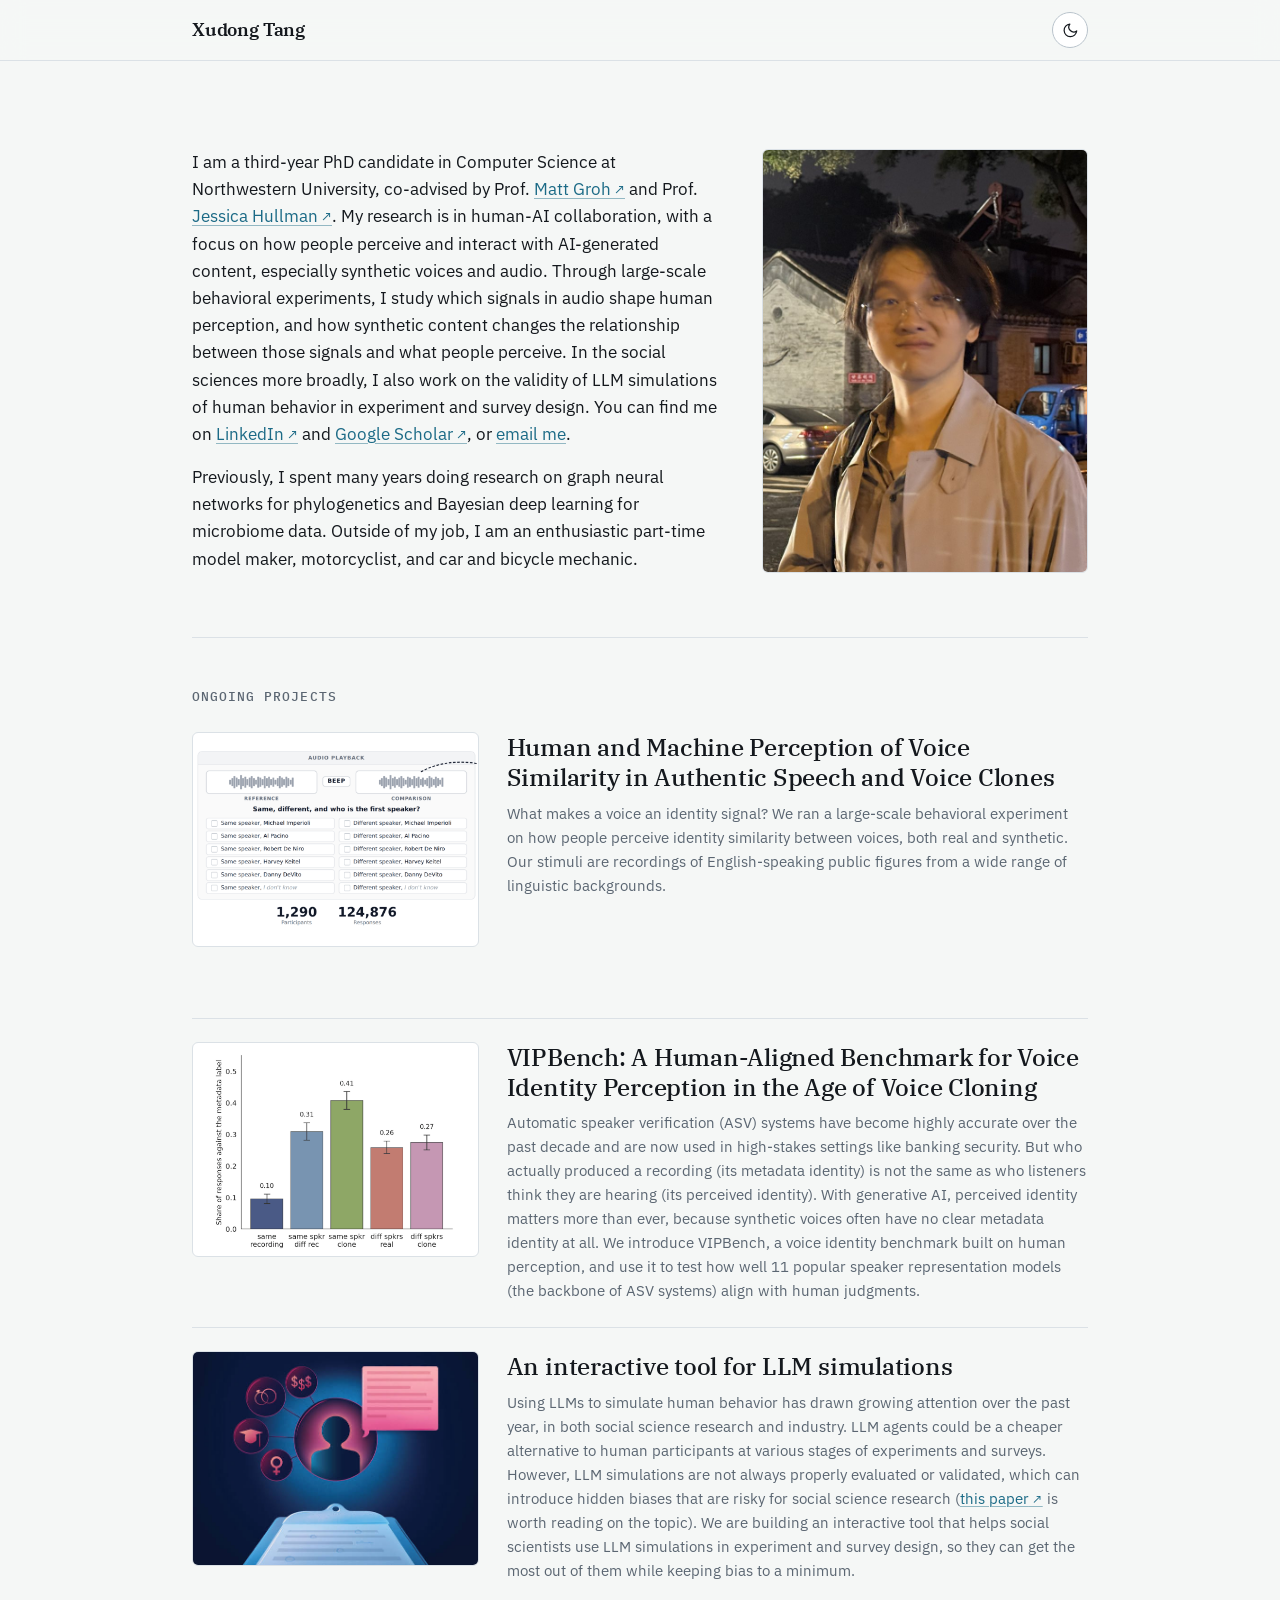
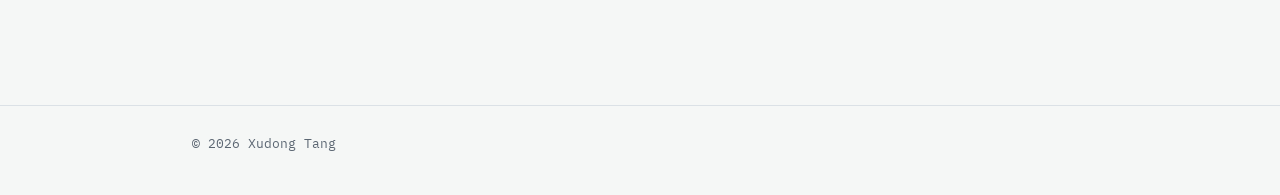
<file: index.html>
<!DOCTYPE html>
<html lang="en">
<head>
  <meta charset="utf-8">
  <meta name="viewport" content="width=device-width, initial-scale=1">
  <title>Xudong Tang</title>
  <meta name="author" content="Xudong Tang">
  <meta property="og:title" content="Xudong Tang">
  <meta property="og:type" content="website">
  <meta property="og:url" content="https://xudongtang.github.io/">
  <meta name="theme-color" media="(prefers-color-scheme: light)" content="#f5f7f6">
  <meta name="theme-color" media="(prefers-color-scheme: dark)" content="#0f1316">
  <link rel="icon" href="assets/favicon.svg" type="image/svg+xml">
  <link rel="preconnect" href="https://fonts.googleapis.com">
  <link rel="preconnect" href="https://fonts.gstatic.com" crossorigin>
  <link rel="stylesheet" href="https://fonts.googleapis.com/css2?family=IBM+Plex+Mono:wght@400;500&family=IBM+Plex+Sans:ital,wght@0,400;0,500;0,600;1,400&family=IBM+Plex+Serif:ital,wght@0,400;0,500;0,600;1,400&display=swap">
  <!-- Raise ?v= on the style.css and script.js links whenever either file changes,
       so browsers load the new file instead of an old saved copy. -->
  <link rel="stylesheet" href="style.css?v=5">
  <!-- Applies a saved light/dark choice before the first paint so the page does not flash. -->
  <script>try{var t=localStorage.getItem("theme");if(t==="light"||t==="dark"){document.documentElement.setAttribute("data-theme",t)}}catch(e){}</script>
</head>
<body>
  <a class="skip-link" href="#main">Skip to content</a>

  <header class="site-header">
    <div class="wrap header-inner">
      <a class="brand" href="#top">Xudong Tang</a>
      <button class="theme-toggle" id="theme-toggle" type="button" aria-label="Switch to dark theme" title="Switch to dark theme">
        <svg class="icon-moon" viewBox="0 0 24 24" fill="none" stroke="currentColor" stroke-width="1.75" stroke-linecap="round" stroke-linejoin="round" aria-hidden="true"><path d="M21 12.8A9 9 0 1 1 11.2 3a7 7 0 0 0 9.8 9.8z"/></svg>
        <svg class="icon-sun" viewBox="0 0 24 24" fill="none" stroke="currentColor" stroke-width="1.75" stroke-linecap="round" stroke-linejoin="round" aria-hidden="true"><circle cx="12" cy="12" r="4"/><path d="M12 2v2M12 20v2M4.9 4.9l1.4 1.4M17.7 17.7l1.4 1.4M2 12h2M20 12h2M4.9 19.1l1.4-1.4M17.7 6.3l1.4-1.4"/></svg>
      </button>
    </div>
  </header>

  <main id="main" class="wrap">

    <!-- ============ Intro ============ -->
    <section class="hero" id="top">
      <div class="hero-text prose">
        <p>
          I am a third-year PhD candidate in Computer Science at Northwestern
          University, co-advised by Prof. <a href="https://mattgroh.com/">Matt Groh</a>
          and Prof. <a href="https://users.eecs.northwestern.edu/~jhullman/">Jessica Hullman</a>.
          My research is in human-AI collaboration, with a focus on how people
          perceive and interact with AI-generated content, especially synthetic
          voices and audio. Through large-scale behavioral experiments, I study
          which signals in audio shape human perception, and how synthetic content
          changes the relationship between those signals and what people perceive.
          In the social sciences more broadly, I also work on the validity of LLM
          simulations of human behavior in experiment and survey design. You can
          find me on <a href="https://www.linkedin.com/in/xudongtang75">LinkedIn</a>
          and <a href="https://scholar.google.com/citations?user=UKjzKs0AAAAJ&amp;hl=en">Google Scholar</a>,
          or <a href="mailto:xudongtang2029@u.northwestern.edu">email me</a>.
        </p>
        <p>
          Previously, I spent many years doing research on graph neural networks
          for phylogenetics and Bayesian deep learning for microbiome data. Outside
          of my job, I am an enthusiastic part-time model maker, motorcyclist, and
          car and bicycle mechanic.
        </p>
      </div>
      <div class="portrait-frame">
        <img class="portrait" src="assets/portrait.jpg" alt="Portrait of Xudong Tang" width="720" height="936">
      </div>
    </section>

    <!-- ============ Projects ============ -->
    <section class="section section--stacked" id="projects">
      <h2 class="section-label">Ongoing projects</h2>
      <div class="section-body">
        <ul class="project-list">

          <!-- One row per project. A click anywhere on the row opens the popup with the matching id below. -->
          <li class="project-row">
            <div class="project-text">
              <h3>
                <button class="project-open" type="button" data-dialog="voice-similarity" aria-haspopup="dialog">Human and Machine Perception of Voice Similarity in Authentic Speech and Voice Clones</button>
              </h3>
              <p>
                What makes a voice an identity signal? We ran a large-scale behavioral
                experiment on how people perceive identity similarity between voices,
                both real and synthetic. Our stimuli are recordings of English-speaking
                public figures from a wide range of linguistic backgrounds.
              </p>
            </div>
            <img class="project-thumb" src="assets/voice-similarity/figure1_thumbnail.png" alt="Screenshot of the listening task. Listeners hear a reference and a comparison recording, then choose same or different speaker and who the first speaker is. The study has 1,290 participants and 124,876 responses." width="960" height="601">
          </li>

          <li class="project-row">
            <div class="project-text">
              <h3>
                <button class="project-open" type="button" data-dialog="vipbench" aria-haspopup="dialog">VIPBench: A Human-Aligned Benchmark for Voice Identity Perception in the Age of Voice Cloning</button>
              </h3>
              <p>
                Automatic speaker verification (ASV) systems have become highly accurate
                over the past decade and are now used in high-stakes settings like banking
                security. But who actually produced a recording (its metadata identity) is
                not the same as who listeners think they are hearing (its perceived
                identity). With generative AI, perceived identity matters more than ever,
                because synthetic voices often have no clear metadata identity at all. We
                introduce VIPBench, a voice identity benchmark built on human perception,
                and use it to test how well 11 popular speaker representation models (the
                backbone of ASV systems) align with human judgments.
              </p>
            </div>
            <img class="project-thumb" src="assets/vipbench/p2_thumbnail.png" alt="Bar chart of the share of listener responses that went against the metadata label: 0.10 for the same recording, 0.31 for the same speaker in different recordings, 0.41 for the same speaker and a voice clone, 0.26 for different real speakers, and 0.27 for different speakers with a voice clone." width="960" height="824">
          </li>

          <!-- This project has no popup yet. Its title is plain text instead of a
               button, so the row does not react to clicks or hovering. To add a
               popup later, copy the button and a dialog from the rows above. -->
          <li class="project-row">
            <div class="project-text">
              <h3>An interactive tool for LLM simulations</h3>
              <p>
                Using LLMs to simulate human behavior has drawn growing attention over
                the past year, in both social science research and industry. LLM agents
                could be a cheaper alternative to human participants at various stages
                of experiments and surveys. However, LLM simulations are not always
                properly evaluated or validated, which can introduce hidden biases that
                are risky for social science research (<a href="https://arxiv.org/pdf/2602.15785">this paper</a>
                is worth reading on the topic). We are building an interactive tool that helps social
                scientists use LLM simulations in experiment and survey design, so they
                can get the most out of them while keeping bias to a minimum.
              </p>
            </div>
            <img class="project-thumb project-thumb--fill" src="assets/llm-simulations/p3_thumbnail.jpg" alt="Illustration of a person's silhouette linked to icons for marriage, money, education, and gender, next to a speech bubble, above a survey form on a clipboard." width="681" height="450">
          </li>

        </ul>

        <!-- Popup for the first project. The row whose data-dialog matches this id opens it. -->
        <dialog class="project-dialog" id="voice-similarity" aria-labelledby="voice-similarity-title" tabindex="-1">
          <div class="dialog-bar">
            <button class="dialog-close" type="button" data-close aria-label="Close">
              <svg viewBox="0 0 24 24" fill="none" stroke="currentColor" stroke-width="1.75" stroke-linecap="round" aria-hidden="true"><path d="M6 6l12 12M18 6L6 18"/></svg>
            </button>
          </div>
          <div class="dialog-body">
            <h2 id="voice-similarity-title">Human and Machine Perception of Voice Similarity in Authentic Speech and Voice Clones</h2>
            <p>
              Voice has been treated as a signature for identity. We can often recognize
              a speaker instantly and effortlessly in a crowded room or over a crackling
              phone line before understanding a single word. However, while human
              perception can uncover speaker identity reliably under favorable conditions
              like long, clear samples of familiar voices, it breaks down quickly under
              realistic degradations such as short samples, disguise, different languages,
              delays, and stress. These observations motivate an open question: What
              makes voice an identity signal?
            </p>
            <p>
              We ran a large-scale online behavioral experiment to answer this question.
              We found that listeners often heard two recordings of the same person as
              two different people, and that they were more accurate when they were
              familiar with the speaker. Acoustically, two voices sounded less like the
              same person when they differed in average pitch, timbre, or the amount of
              noise in the voice. Listeners weighed these three differences more heavily
              than automatic speaker verification systems did.
            </p>
            <figure class="dialog-figure">
              <a href="assets/voice-similarity/feature_groups.svg" target="_blank" rel="noopener" title="Open the full-size figure in a new tab">
                <img src="assets/voice-similarity/feature_groups.svg" alt="Plot of the change in perceived sameness, in percentage points per standard deviation of mismatch, for single acoustic measures (left) and families of measures (right). Timbre (MFCC, −3.7), pitch (−2.2), and harmonics-to-noise ratio (−1.9) have the largest negative effects." width="735" height="363" loading="lazy">
              </a>
            </figure>
            <p>The manuscript is in preparation. Stay tuned for the full results.</p>
          </div>
        </dialog>

        <!-- Popup for the second project (VIPBench). -->
        <dialog class="project-dialog" id="vipbench" aria-labelledby="vipbench-title" tabindex="-1">
          <div class="dialog-bar">
            <button class="dialog-close" type="button" data-close aria-label="Close">
              <svg viewBox="0 0 24 24" fill="none" stroke="currentColor" stroke-width="1.75" stroke-linecap="round" aria-hidden="true"><path d="M6 6l12 12M18 6L6 18"/></svg>
            </button>
          </div>
          <div class="dialog-body">
            <h2 id="vipbench-title">VIPBench: A Human-Aligned Benchmark for Voice Identity Perception in the Age of Voice Cloning</h2>
            <p>
              Automatic speaker verification (ASV) systems have become highly accurate
              over the past decade and are now used in high-stakes settings like banking
              security. ASV systems are usually trained and tested on speaker labels from
              the recording metadata. But who actually produced a recording (its metadata
              identity) is not the same as who listeners think they are hearing (its
              perceived identity). For example, listeners sometimes hear two recordings of
              the same person as two different people. With generative AI, it's more
              important to measure perceived identity, because the metadata identity of a
              synthetic voice can be misleading or missing. A voice clone has the metadata
              identity of its source speaker, even when listeners hear the clone as someone
              else. A morph that mixes the voices of two speakers has no single metadata
              identity at all.
            </p>
            <figure class="dialog-figure">
              <a href="assets/vipbench/p2a.png" target="_blank" rel="noopener" title="Open the full-size figure in a new tab">
                <img src="assets/vipbench/p2a.png" alt="Table comparing VIPBench with 15 other benchmarks by domain, number of speakers, number of stimuli, human judgments, number of participants, AI-generated speech, morphs, and target. Among the voice benchmarks that target identity perception, VIPBench has the most speakers (100), stimuli (9,800), human judgments (124,876), and participants (1,290), and it includes both AI-generated speech and morphs." width="2034" height="805" loading="lazy">
              </a>
            </figure>
            <p>
              We introduce VIPBench, a voice identity benchmark built on human perception,
              and use it to test how well 11 popular speaker representation models align
              with human judgments. In the first two of our four tasks, we measure how well
              a model's similarity score predicts the benchmark target and the majority
              answer. In the other two, we measure whether a model and listeners find the
              same speaker pairs similar, and whether the relation between a model's scores
              and listener judgments is the same for real and synthetic recordings.
            </p>
            <p>
              We found that listener judgments often differ from metadata identity. None of
              the 11 models is at the noise ceiling, which is the highest score a model can
              get given the random variation among listeners. Supervised speaker models
              align with listeners better than self-supervised models, and self-supervised
              models align best at their earliest layers. The three types of models are in
              the same order for accuracy on speaker labels and for alignment with
              listeners, but the order within each type differs. For example, resemblyzer
              has a 12% error rate on speaker labels, and it aligns with listeners as well
              as the four supervised models with error rates below 2%. With VIPBench,
              researchers can test speaker models against human perception on real,
              cloned, and morphed speech, and our results motivate training speaker models
              directly on listener judgments.
            </p>
            <p>The manuscript is accepted at NeurIPS 2026 Evaluations &amp; Datasets Track, link coming soon.</p>
          </div>
        </dialog>
      </div>
    </section>

  </main>

  <footer class="site-footer">
    <div class="wrap footer-inner">
      <p>&copy; <span id="year">2026</span> Xudong Tang</p>
    </div>
  </footer>

  <script src="script.js?v=5"></script>
</body>
</html>
</file>
<file: style.css>
/* ==========================================================================
   Personal site stylesheet
   Colors, fonts, and widths live in the token block below. Change them there
   and the rest of the page follows.
   ========================================================================== */

/* ---------- Tokens: light theme (the default) ---------- */
:root {
  color-scheme: light;

  --bg: #f5f7f6;            /* page ground */
  --surface: #ffffff;       /* raised panels */
  --ink: #14181d;           /* main text */
  --muted: #5b6672;         /* secondary text */
  --line: #dbe1e6;          /* hairlines */
  --line-strong: #b9c3cb;   /* dashed dividers, control borders */
  --accent: #1b6a86;        /* links and highlights */
  --accent-ink: #ffffff;    /* text on top of the accent */
  --accent-soft: #e2eef3;   /* tinted backgrounds */
  --shadow: 0 1px 0 rgba(20, 24, 29, 0.04), 0 14px 32px -14px rgba(20, 24, 29, 0.22);

  --font-sans: "IBM Plex Sans", "Helvetica Neue", Arial, sans-serif;
  --font-serif: "IBM Plex Serif", Georgia, "Times New Roman", serif;
  --font-mono: "IBM Plex Mono", ui-monospace, "SFMono-Regular", Menlo, Consolas, monospace;

  --page-width: 56rem;                       /* fits the intro text and photo side by side */
  --reading-width: 40rem;                    /* about 65 characters of body text */
  --gutter: clamp(1.25rem, 4vw, 2rem);       /* side padding at every size */
  --label-col: 9.5rem;                       /* width of the section labels */
  --header-height: 3.75rem;
  --radius: 6px;
}

/* ---------- Tokens: dark theme ---------- */
@media (prefers-color-scheme: dark) {
  :root:not([data-theme="light"]) {
    color-scheme: dark;
    --bg: #0f1316;
    --surface: #161c21;
    --ink: #e6ebef;
    --muted: #97a3ad;
    --line: #26303a;
    --line-strong: #3a4753;
    --accent: #6cc4dc;
    --accent-ink: #0f1316;
    --accent-soft: #14303a;
    --shadow: 0 1px 0 rgba(0, 0, 0, 0.3), 0 14px 32px -14px rgba(0, 0, 0, 0.6);
  }
}
:root[data-theme="dark"] {
  color-scheme: dark;
  --bg: #0f1316;
  --surface: #161c21;
  --ink: #e6ebef;
  --muted: #97a3ad;
  --line: #26303a;
  --line-strong: #3a4753;
  --accent: #6cc4dc;
  --accent-ink: #0f1316;
  --accent-soft: #14303a;
  --shadow: 0 1px 0 rgba(0, 0, 0, 0.3), 0 14px 32px -14px rgba(0, 0, 0, 0.6);
}

/* ---------- Base ---------- */
*,
*::before,
*::after {
  box-sizing: border-box;
}

html {
  scroll-behavior: smooth;
  scroll-padding-top: calc(var(--header-height) + 1rem);
  -webkit-text-size-adjust: 100%;
}

body {
  margin: 0;
  background: var(--bg);
  color: var(--ink);
  font-family: var(--font-sans);
  font-size: 1.0625rem;
  line-height: 1.6;
  -webkit-font-smoothing: antialiased;
  text-rendering: optimizeLegibility;
}

.wrap {
  max-width: calc(var(--page-width) + 2 * var(--gutter));
  margin-inline: auto;
  padding-inline: var(--gutter);
}

a {
  color: var(--accent);
  text-decoration: underline;
  text-decoration-thickness: 1px;
  text-underline-offset: 0.15em;
  text-decoration-color: color-mix(in srgb, var(--accent) 45%, transparent);
}
a:hover {
  text-decoration-color: currentColor;
}

/* Mark links that leave the site. */
main a[href^="http"]::after,
.site-footer a[href^="http"]::after {
  content: " \2197";
  font-size: 0.85em;
}

:focus-visible {
  outline: 2px solid var(--accent);
  outline-offset: 3px;
  border-radius: 2px;
}

::selection {
  background: var(--accent-soft);
}

img {
  max-width: 100%;
  height: auto;
}

h1, h2, h3 {
  text-wrap: balance;
}

.skip-link {
  position: absolute;
  top: -4rem;
  left: 1rem;
  z-index: 100;
  padding: 0.5rem 0.75rem;
  background: var(--accent);
  color: var(--accent-ink);
  border-radius: var(--radius);
  text-decoration: none;
}
.skip-link:focus {
  top: 1rem;
}

/* ---------- Header ---------- */
.site-header {
  position: sticky;
  top: 0;
  z-index: 20;
  background: color-mix(in srgb, var(--bg) 88%, transparent);
  -webkit-backdrop-filter: blur(12px);
  backdrop-filter: blur(12px);
  border-bottom: 1px solid var(--line);
}

.header-inner {
  display: flex;
  flex-wrap: wrap;
  align-items: center;
  gap: 0.5rem 1.5rem;
  min-height: var(--header-height);
  padding-block: 0.6rem;
}

.brand {
  margin-right: auto;
  font-family: var(--font-serif);
  font-weight: 600;
  font-size: 1.1rem;
  letter-spacing: -0.01em;
  color: var(--ink);
  text-decoration: none;
}

.site-nav {
  display: flex;
  flex-wrap: wrap;
  gap: 0.25rem 1.1rem;
  font-size: 0.9375rem;
}
.site-nav a {
  color: var(--muted);
  text-decoration: none;
  padding-block: 0.2rem;
  border-bottom: 1px solid transparent;
}
.site-nav a:hover,
.site-nav a.is-active {
  color: var(--ink);
  border-bottom-color: var(--accent);
}

.theme-toggle {
  display: inline-grid;
  place-items: center;
  width: 2.25rem;
  height: 2.25rem;
  padding: 0;
  border: 1px solid var(--line-strong);
  border-radius: 999px;
  background: var(--surface);
  color: var(--ink);
  cursor: pointer;
}
.theme-toggle:hover {
  border-color: var(--accent);
  color: var(--accent);
}
.theme-toggle svg {
  width: 1.05rem;
  height: 1.05rem;
}

/* Show the moon in light mode and the sun in dark mode, in all three theme states. */
.icon-sun { display: none; }
.icon-moon { display: block; }
:root[data-theme="dark"] .icon-sun { display: block; }
:root[data-theme="dark"] .icon-moon { display: none; }
@media (prefers-color-scheme: dark) {
  :root:not([data-theme="light"]) .icon-sun { display: block; }
  :root:not([data-theme="light"]) .icon-moon { display: none; }
}

@media (max-width: 640px) {
  .site-nav {
    order: 3;
    flex-basis: 100%;
    gap: 0.25rem 1rem;
  }
}

/* ---------- Intro ---------- */
/* The photo is always as tall as the intro text. The photo column width (20.4rem)
   is set so the photo keeps its own shape next to the current text. If the text
   gets longer or shorter, the edges of the photo are trimmed to fit, so change
   that width if too much of the photo is cut off. */
.hero {
  display: grid;
  grid-template-columns: minmax(0, 1fr) 20.4rem;
  gap: 2.5rem;
  align-items: stretch;
  padding-block: clamp(3rem, 8vw, 5.5rem) clamp(2.5rem, 6vw, 4rem);
}

.eyebrow {
  margin: 0 0 0.75rem;
  font-family: var(--font-mono);
  font-size: 0.8125rem;
  letter-spacing: 0.06em;
  text-transform: uppercase;
  color: var(--muted);
}

.hero h1 {
  margin: 0 0 1.25rem;
  font-family: var(--font-serif);
  font-weight: 500;
  font-size: clamp(2.5rem, 6vw, 3.75rem);
  line-height: 1.05;
  letter-spacing: -0.02em;
}

.lead {
  max-width: 36rem;
  margin: 0 0 1.5rem;
  font-size: 1.2rem;
  line-height: 1.55;
}

.link-row {
  display: flex;
  flex-wrap: wrap;
  gap: 0.5rem 1.5rem;
  margin: 0;
  padding: 0;
  list-style: none;
  font-family: var(--font-mono);
  font-size: 0.9rem;
}

.portrait-frame {
  position: relative;
  overflow: hidden;
  border: 1px solid var(--line);
  border-radius: var(--radius);
  background: var(--surface);
}

/* The photo fills the frame, which is stretched to the height of the text. */
.portrait {
  position: absolute;
  inset: 0;
  display: block;
  width: 100%;
  height: 100%;
  object-fit: cover;
  object-position: 50% 30%;  /* keeps the face in view if the top or bottom is trimmed */
}

/* On narrower screens the text column would get too narrow, so the photo goes above the text. */
@media (max-width: 940px) {
  .hero {
    grid-template-columns: minmax(0, 1fr);
    gap: 1.75rem;
  }
  .hero-text {
    max-width: var(--reading-width);
  }
  .portrait-frame {
    order: -1;
    width: min(13rem, 65%);
  }
  .portrait {
    position: static;
    height: auto;
  }
}

/* ---------- Sections: label on the left, content on the right ---------- */
.section {
  display: grid;
  grid-template-columns: var(--label-col) minmax(0, 1fr);
  gap: 1rem 2.5rem;
  padding-block: 2.75rem;
  border-top: 1px solid var(--line);
}

.section-label {
  grid-column: 1;
  position: sticky;
  top: calc(var(--header-height) + 1rem);
  align-self: start;
  margin: 0;
  padding-top: 0.35rem;
  font-family: var(--font-mono);
  font-weight: 500;
  font-size: 0.8125rem;
  letter-spacing: 0.08em;
  text-transform: uppercase;
  color: var(--muted);
}

.section-body {
  grid-column: 2;
  max-width: var(--reading-width);
}

/* A section with its label above the content instead of beside it, so the
   content can use the full page width. */
.section--stacked {
  grid-template-columns: minmax(0, 1fr);
  gap: 0.5rem;
}
.section--stacked .section-label {
  position: static;
}
.section--stacked .section-body {
  grid-column: 1;
  max-width: none;
}

@media (max-width: 720px) {
  .section {
    grid-template-columns: 1fr;
    gap: 0.75rem;
    padding-block: 2.25rem;
  }
  .section-label {
    position: static;
  }
  .section-body {
    grid-column: 1;
  }
}

/* ---------- Running text ---------- */
.prose p {
  margin: 0 0 1rem;
}
.prose p:last-child {
  margin-bottom: 0;
}

.facts {
  display: grid;
  grid-template-columns: max-content minmax(0, 1fr);
  gap: 0.5rem 1.5rem;
  margin: 1.5rem 0 0;
  padding-top: 1.25rem;
  border-top: 1px dashed var(--line-strong);
}
.facts div {
  display: contents;
}
.facts dt {
  padding-top: 0.2rem;
  font-family: var(--font-mono);
  font-size: 0.8125rem;
  letter-spacing: 0.06em;
  text-transform: uppercase;
  color: var(--muted);
}
.facts dd {
  margin: 0;
}

/* ---------- Projects ---------- */
.project-list {
  display: grid;
  gap: 1rem;
  margin: 0;
  padding: 0;
  list-style: none;
}
/* On wide screens every row is as tall as the tallest one. On narrower screens
   the text wraps onto many more lines, so equal heights would leave large gaps
   under the shorter text, and each row keeps its own height instead. */
@media (min-width: 941px) {
  .project-list {
    grid-auto-rows: 1fr;
  }
}

.project {
  display: grid;
  gap: 0.55rem;
  padding: 1.25rem 0;
  border-top: 1px solid var(--line);
}
.project:first-child,
.project--featured + .project {
  border-top: 0;
}

/* Only the featured project is raised off the page. */
.project--featured {
  margin-bottom: 0.75rem;
  padding: 1.5rem;
  border: 1px solid var(--line);
  border-radius: var(--radius);
  background: var(--surface);
  box-shadow: var(--shadow);
}

.project-head {
  display: flex;
  flex-wrap: wrap;
  align-items: baseline;
  gap: 0.75rem;
}

.project h3 {
  margin: 0;
  font-size: 1.15rem;
  font-weight: 600;
  letter-spacing: -0.01em;
}
.project h3 a {
  color: var(--ink);
  text-decoration: none;
}
.project h3 a:hover {
  color: var(--accent);
  text-decoration: underline;
}

.badge {
  padding: 0.15rem 0.55rem;
  border-radius: 999px;
  background: var(--accent-soft);
  color: var(--accent);
  font-family: var(--font-mono);
  font-size: 0.7rem;
  letter-spacing: 0.08em;
  text-transform: uppercase;
}

.project p {
  margin: 0;
}

.tags {
  display: flex;
  flex-wrap: wrap;
  gap: 0.35rem 1rem;
  margin: 0;
  padding: 0;
  list-style: none;
  font-family: var(--font-mono);
  font-size: 0.8rem;
  color: var(--muted);
}

.project-links {
  display: flex;
  flex-wrap: wrap;
  gap: 0.35rem 1.25rem;
  font-family: var(--font-mono);
  font-size: 0.875rem;
}

/* Each project is one row across the full width: the thumbnail on the left, and
   the title with a short intro under it on the right. The title is a button, and
   its ::after layer covers the whole row, so a click anywhere on the row opens
   the project's popup. A row whose title is plain text has no popup, and it
   does not react to clicks or hovering. */
.project-row {
  position: relative;
  display: grid;
  grid-template-columns: minmax(0, 32%) minmax(0, 1fr);
  gap: 1.75rem;
  align-items: start;
  margin-inline: -1rem;  /* the hover background reaches a little past the content */
  padding: 1rem;
  border-radius: var(--radius);
  transition: background-color 0.15s ease, box-shadow 0.15s ease;
}

/* A thin line between rows. It sits in the gap, so the hover background never covers it. */
.project-row + .project-row::before {
  content: "";
  position: absolute;
  top: -0.5rem;
  left: 1rem;
  right: 1rem;
  border-top: 1px solid var(--line);
}

/* The text comes first in the page source for screen readers, but shows on the right. */
.project-text {
  grid-column: 2;
  grid-row: 1;
}

/* Every thumbnail gets the same box. A figure shows whole inside the box, on
   white, so none of its labels are cut off. */
.project-thumb {
  grid-column: 1;
  grid-row: 1;
  display: block;
  width: 100%;
  height: auto;
  aspect-ratio: 4 / 3;
  object-fit: contain;
  background: #ffffff;
  border: 1px solid var(--line);
  border-radius: var(--radius);
}
/* A photo or illustration fills the whole box instead, with its edges trimmed a little. */
.project-thumb--fill {
  object-fit: cover;
}

.project-row h3 {
  margin: 0 0 0.6rem;
  font-family: var(--font-serif);
  font-size: 1.5rem;
  font-weight: 500;
  line-height: 1.25;
  letter-spacing: -0.01em;
}

.project-row p {
  margin: 0;
  font-size: 0.9375rem;
  line-height: 1.6;
  color: var(--muted);
}

.project-open {
  padding: 0;
  border: 0;
  background: none;
  color: inherit;
  font: inherit;
  letter-spacing: inherit;
  text-align: left;
  cursor: pointer;
}
.project-open::after {
  content: "";
  position: absolute;
  inset: 0;
  border-radius: var(--radius);
}
.project-open:focus-visible {
  outline: none;
}
.project-open:focus-visible::after {
  outline: 2px solid var(--accent);
  outline-offset: 3px;
}

@media (hover: hover) {
  /* Only rows with a popup react to the mouse. */
  .project-row:has(.project-open):hover {
    background: var(--surface);
    box-shadow: var(--shadow);
  }
  .project-row:hover .project-open {
    color: var(--accent);
  }
}

/* On phones the thumbnail goes above the title. */
@media (max-width: 640px) {
  .project-row {
    grid-template-columns: minmax(0, 1fr);
    gap: 0.9rem;
  }
  .project-text {
    grid-column: 1;
    grid-row: 2;
  }
  .project-row h3 {
    font-size: 1.3rem;
  }
}

/* ---------- Project details popup ---------- */
/* The popup scrolls on its own when it is taller than the window. The title,
   text, and figure inside all share one width, which the popup width sets. */
.project-dialog {
  width: min(48rem, calc(100% - 2rem));
  max-width: none;
  max-height: calc(100vh - 2rem);
  max-height: calc(100dvh - 2rem);
  padding: 0;
  overflow-y: auto;
  overscroll-behavior: contain;
  border: 1px solid var(--line);
  border-radius: calc(var(--radius) + 4px);
  background: var(--surface);
  color: var(--ink);
  box-shadow: 0 30px 80px -20px rgba(0, 0, 0, 0.45);
}
.project-dialog:focus-visible {
  outline: none;
}
.project-dialog[open] {
  animation: dialog-in 0.2s ease-out;
}
.project-dialog::backdrop {
  background: rgba(15, 19, 22, 0.6);
}
.project-dialog[open]::backdrop {
  animation: fade-in 0.2s ease-out;
}

/* This bar has no height and sticks to the top, so the close button stays in view while the popup scrolls. */
.dialog-bar {
  position: sticky;
  top: 0;
  z-index: 1;
  display: flex;
  justify-content: flex-end;
  height: 0;
}

.dialog-close {
  flex: none;
  display: grid;
  place-items: center;
  width: 2.25rem;
  height: 2.25rem;
  margin: 0.85rem 0.85rem 0 0;
  padding: 0;
  border: 1px solid var(--line-strong);
  border-radius: 999px;
  background: var(--surface);
  color: var(--ink);
  cursor: pointer;
}
.dialog-close:hover {
  border-color: var(--accent);
  color: var(--accent);
}
.dialog-close svg {
  width: 1.1rem;
  height: 1.1rem;
}

.dialog-body {
  padding: 2.25rem 2.5rem 2.5rem;
}
.dialog-body h2 {
  margin: 0 2.5rem 1.25rem 0;  /* leaves room for the close button */
  font-family: var(--font-serif);
  font-weight: 500;
  font-size: clamp(1.4rem, 3vw, 1.75rem);
  line-height: 1.2;
  letter-spacing: -0.01em;
}
.dialog-body p {
  margin: 0 0 1rem;
}
.dialog-body p:last-child {
  margin-bottom: 0;
}

/* The plot has a white background, so it sits on a white panel in both themes. */
.dialog-figure {
  margin: 1.5rem 0;
  overflow: hidden;
  border: 1px solid var(--line);
  border-radius: var(--radius);
  background: #ffffff;
}
.dialog-figure a {
  display: block;
  cursor: zoom-in;
}
.dialog-figure img {
  display: block;
  width: 100%;
  height: auto;
}

/* Keeps the page behind an open popup from scrolling. */
html:has(dialog[open]) {
  overflow: hidden;
}

@keyframes dialog-in {
  from {
    opacity: 0;
    transform: translateY(0.5rem);
  }
}
@keyframes fade-in {
  from {
    opacity: 0;
  }
}

/* On phones the close button sits in a solid bar, so it never covers the text. */
@media (max-width: 640px) {
  .project-dialog {
    width: calc(100% - 1rem);
    max-height: calc(100vh - 1rem);
    max-height: calc(100dvh - 1rem);
  }
  .dialog-bar {
    height: auto;
    padding: 0.5rem;
    background: var(--surface);
    box-shadow: 0 1px 0 var(--line);
  }
  .dialog-close {
    margin: 0;
  }
  .dialog-body {
    padding: 1rem 1.25rem 1.75rem;
  }
  .dialog-body h2 {
    margin-right: 0;
  }
}

/* ---------- Experience ---------- */
.timeline {
  display: grid;
  gap: 1.5rem;
  margin: 0;
  padding: 0;
  list-style: none;
}
.timeline li {
  display: grid;
  grid-template-columns: 7.5rem minmax(0, 1fr);
  gap: 0.25rem 1.25rem;
}
.when {
  padding-top: 0.3rem;
  font-family: var(--font-mono);
  font-size: 0.8125rem;
  font-variant-numeric: tabular-nums;
  color: var(--muted);
  white-space: nowrap;
}
.timeline h3 {
  margin: 0;
  font-size: 1.05rem;
  font-weight: 600;
}
.timeline .org {
  margin: 0.1rem 0 0;
  color: var(--muted);
}
.timeline p:not(.org) {
  margin: 0.4rem 0 0;
}

.subheading {
  margin: 2.25rem 0 1rem;
  padding-top: 1.25rem;
  border-top: 1px dashed var(--line-strong);
  font-family: var(--font-mono);
  font-weight: 500;
  font-size: 0.8125rem;
  letter-spacing: 0.08em;
  text-transform: uppercase;
  color: var(--muted);
}

@media (max-width: 520px) {
  .timeline li {
    grid-template-columns: 1fr;
  }
}

/* ---------- Publications ---------- */
.pub-list {
  display: grid;
  gap: 1.35rem;
  margin: 0;
  padding: 0;
  list-style: none;
}
.pub-list li {
  display: grid;
  gap: 0.3rem;
}
.pub-title {
  margin: 0;
  font-size: 1.05rem;
  font-weight: 600;
  letter-spacing: -0.01em;
}
.pub-title a {
  color: var(--ink);
  text-decoration: none;
}
.pub-title a:hover {
  color: var(--accent);
  text-decoration: underline;
}
.pub-authors {
  margin: 0;
  font-size: 0.95rem;
  color: var(--muted);
}
.pub-authors strong {
  font-weight: 500;
  color: var(--ink);
}
.pub-venue {
  margin: 0;
  font-family: var(--font-mono);
  font-size: 0.8125rem;
  color: var(--muted);
}
.pub-links {
  display: flex;
  flex-wrap: wrap;
  gap: 0.35rem 1.25rem;
  margin: 0.15rem 0 0;
  font-family: var(--font-mono);
  font-size: 0.875rem;
}

/* ---------- Contact ---------- */
.contact-email {
  font-family: var(--font-serif);
  font-size: clamp(1.35rem, 3vw, 1.75rem);
  letter-spacing: -0.01em;
  overflow-wrap: anywhere;
}

/* ---------- Footer ---------- */
.site-footer {
  margin-top: 2rem;
  padding-block: 1.75rem 2.5rem;
  border-top: 1px solid var(--line);
  font-family: var(--font-mono);
  font-size: 0.8125rem;
  color: var(--muted);
}
.footer-inner {
  display: flex;
  flex-wrap: wrap;
  justify-content: space-between;
  gap: 0.5rem 1.5rem;
}
.footer-inner p {
  margin: 0;
}
.footer-links {
  display: flex;
  flex-wrap: wrap;
  gap: 1.25rem;
}
.site-footer a {
  color: var(--muted);
}
.site-footer a:hover {
  color: var(--ink);
}

/* ---------- Error page ---------- */
.error-page {
  padding-block: clamp(4rem, 12vw, 8rem);
  max-width: var(--reading-width);
}
.error-page h1 {
  margin: 0 0 1rem;
  font-family: var(--font-serif);
  font-weight: 500;
  font-size: clamp(2.25rem, 6vw, 3.25rem);
  line-height: 1.05;
  letter-spacing: -0.02em;
}

/* ---------- Motion ---------- */
@media (prefers-reduced-motion: reduce) {
  html {
    scroll-behavior: auto;
  }
  *,
  *::before,
  *::after {
    transition: none !important;
    animation: none !important;
  }
}
</file>
